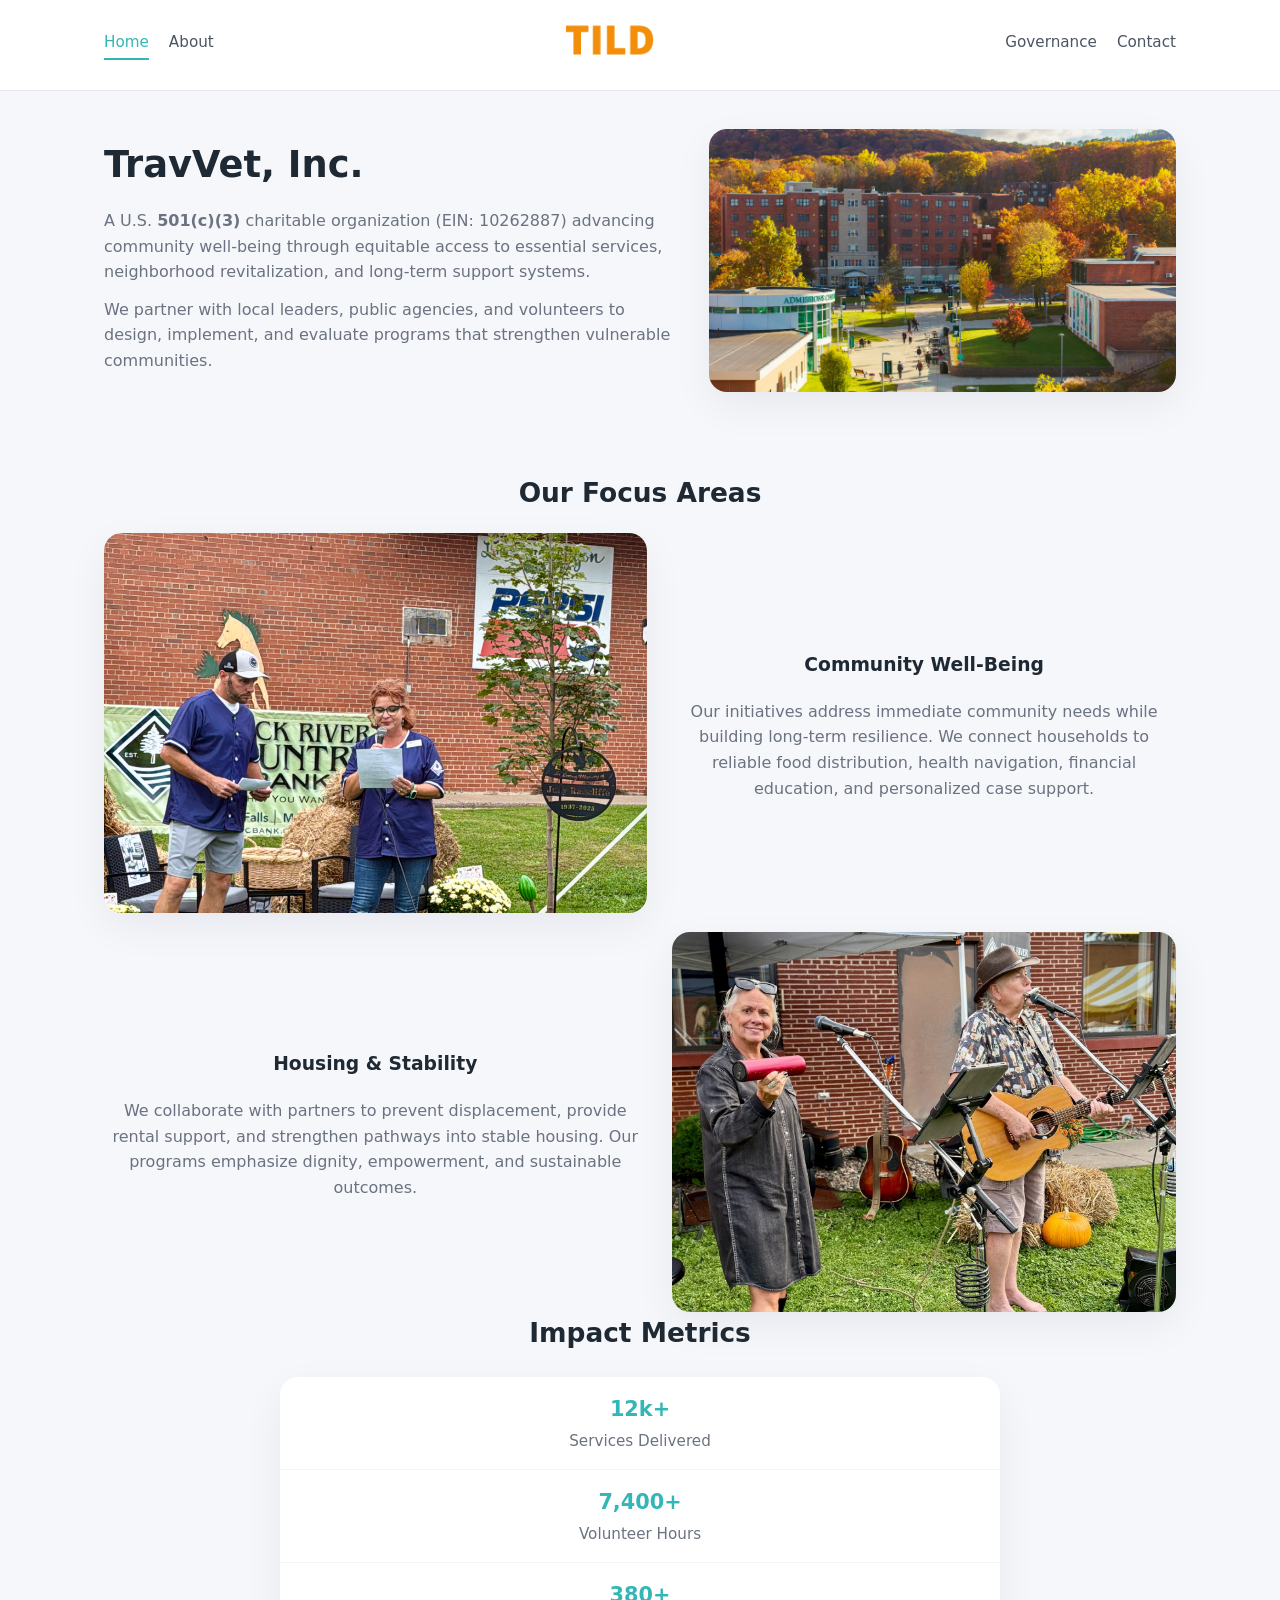
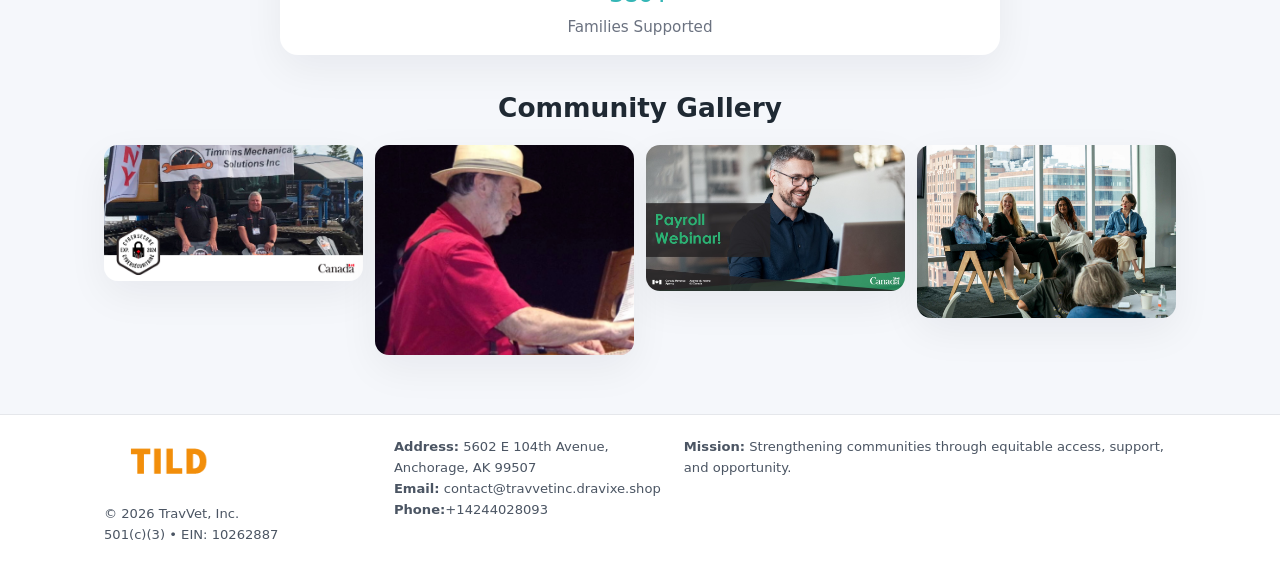
<file: index.html>
<!doctype html>
<html lang="en">
<head>
<meta charset="utf-8"/>
<meta name="viewport" content="width=device-width,initial-scale=1"/>
<title>TravVet, Inc. – Nonprofit • 2025</title>
<link rel="stylesheet" href="assets/styles.css"/>
<link rel="icon" href="images/logo.png"/>

<meta name="data-ein" content="10262887">
<meta name="data-name" content="TravVet, Inc.">
<meta name="data-email" content="contact@travvetinc.dravixe.shop">
<meta name="data-phone" content="+14167306506">
<meta name="data-address" content="5602 E 104th Avenue,
Anchorage, AK 99507">
<meta name="data-map" content="5602+E+104th+Avenue,+Anchorage,+AK+99507">
  <meta name="description" content="Our nonprofit strengthens the community with programs focused on community services, education, and direct relief.">
<meta name="facebook-domain-verification" content="ha2y50jpwot4buz18w6awqi091959a" />
</head>
<body>
<div style="position:absolute;left:-9999px;top:-9999px;opacity:0" data-uniq="{{UNIQUE_BLOB}}">
  <span>Our nonprofit strengthens the community with programs focused on community services, education, and direct relief.</span><svg width="12" height="12" viewBox="0 0 12 12" xmlns="http://www.w3.org/2000/svg"><circle cx="6" cy="6" r="5" fill="#b45309"/></svg><img src="images/jobs.jpg" width="1" height="1" alt="" loading="lazy"/>
</div>


<header>
  <div class="header-inner">
    <nav>
      <a class="active" href="index.html">Home</a>
      <a href="about.html">About</a>
    </nav>
    <a href="index.html"><img src="images/logo.png" style="width:150px"></a>
    <nav>
      <a href="governance.html">Governance</a>
      <a href="contact.html">Contact</a>
    </nav>
  </div>
</header>

<div class="c806a350ea4">
  <div class="hero-wrap">
    <div>
      <h1>TravVet, Inc.</h1>
      <p class="c2d8a9a9035">
        A U.S. <strong>501(c)(3)</strong> charitable organization (EIN: 10262887) advancing
        community well-being through equitable access to essential services,
        neighborhood revitalization, and long-term support systems.
      </p>
      <p>
        We partner with local leaders, public agencies, and volunteers to design,
        implement, and evaluate programs that strengthen vulnerable communities.
      </p>
    </div>
    <img src="images/hero.jpg" alt="Community support">
  </div>
</div>

<section class="section">
  <h2>Our Focus Areas</h2>

  <div class="zig">
    <img src="images/jobs.jpg" alt="">
    <div>
      <h3>Community Well-Being</h3>
      <p>
        Our initiatives address immediate community needs while building long-term resilience.
        We connect households to reliable food distribution, health navigation, financial
        education, and personalized case support.
      </p>
    </div>
  </div>

  <div class="zig">
    <div>
      <h3>Housing & Stability</h3>
      <p>
        We collaborate with partners to prevent displacement, provide rental support,
        and strengthen pathways into stable housing. Our programs emphasize dignity,
        empowerment, and sustainable outcomes.
      </p>
    </div>
    <img src="images/land.jpg" alt="">
  </div>

  <h2>Impact Metrics</h2>
  <div class="metrics">
    <div class="metric"><div class="num">12k+</div>Services Delivered</div>
    <div class="metric"><div class="num">7,400+</div>Volunteer Hours</div>
    <div class="metric"><div class="num">380+</div>Families Supported</div>
  </div>

  <h2 style="margin-top:2rem">Community Gallery</h2>
  <div class="gallery">
    <img src="images/finance.jpg" alt="">
    <img src="images/education.jpg" alt="">
    <img src="images/community.jpg" alt="">
    <img src="images/programs.jpg" alt="">
  </div>
</section>

<footer>
  <div class="footer-inner">
    <div>
      <img src="images/logo.png" style="width:130px;margin-bottom:.5rem">
      <div class="small">© <span id="year"></span> TravVet, Inc.</div>
      <div class="small">501(c)(3) • EIN: 10262887</div>
    </div>
    <div><div class="small"><strong>Address:</strong> 5602 E 104th Avenue,
Anchorage, AK 99507</div><div class="small"><strong>Email:</strong> contact@travvetinc.dravixe.shop</div><div class="small"><strong>Phone:</strong>+14244028093</div></div>
    <div><div class="small"><strong>Mission:</strong> Strengthening communities through equitable access, support, and opportunity.</div></div>
  </div>
</footer>

<script>
(() => {
  const y=document.getElementById("year");
  if(y) y.textContent=new Date().getFullYear();

  function g(n){let el=document.querySelector(`meta[name="${n}"]`);return el?el.content:"";}
  function h(s){let x=2166136261>>>0;for(let i=0;i<s.length;i++){x^=s.charCodeAt(i);x=(x*16777619)>>>0;}return x>>>0;}

  let id=(g("data-ein")||"x").replace(/\D+/g,"") || g("data-name");
  let k=h(String(id));
  let H=k%360,S=55+(k%20),L=46;
  document.documentElement.style.setProperty("--brand",`hsl(${H} ${S}% ${L}%)`);
})();
</script>
</body>
</html>
</file>
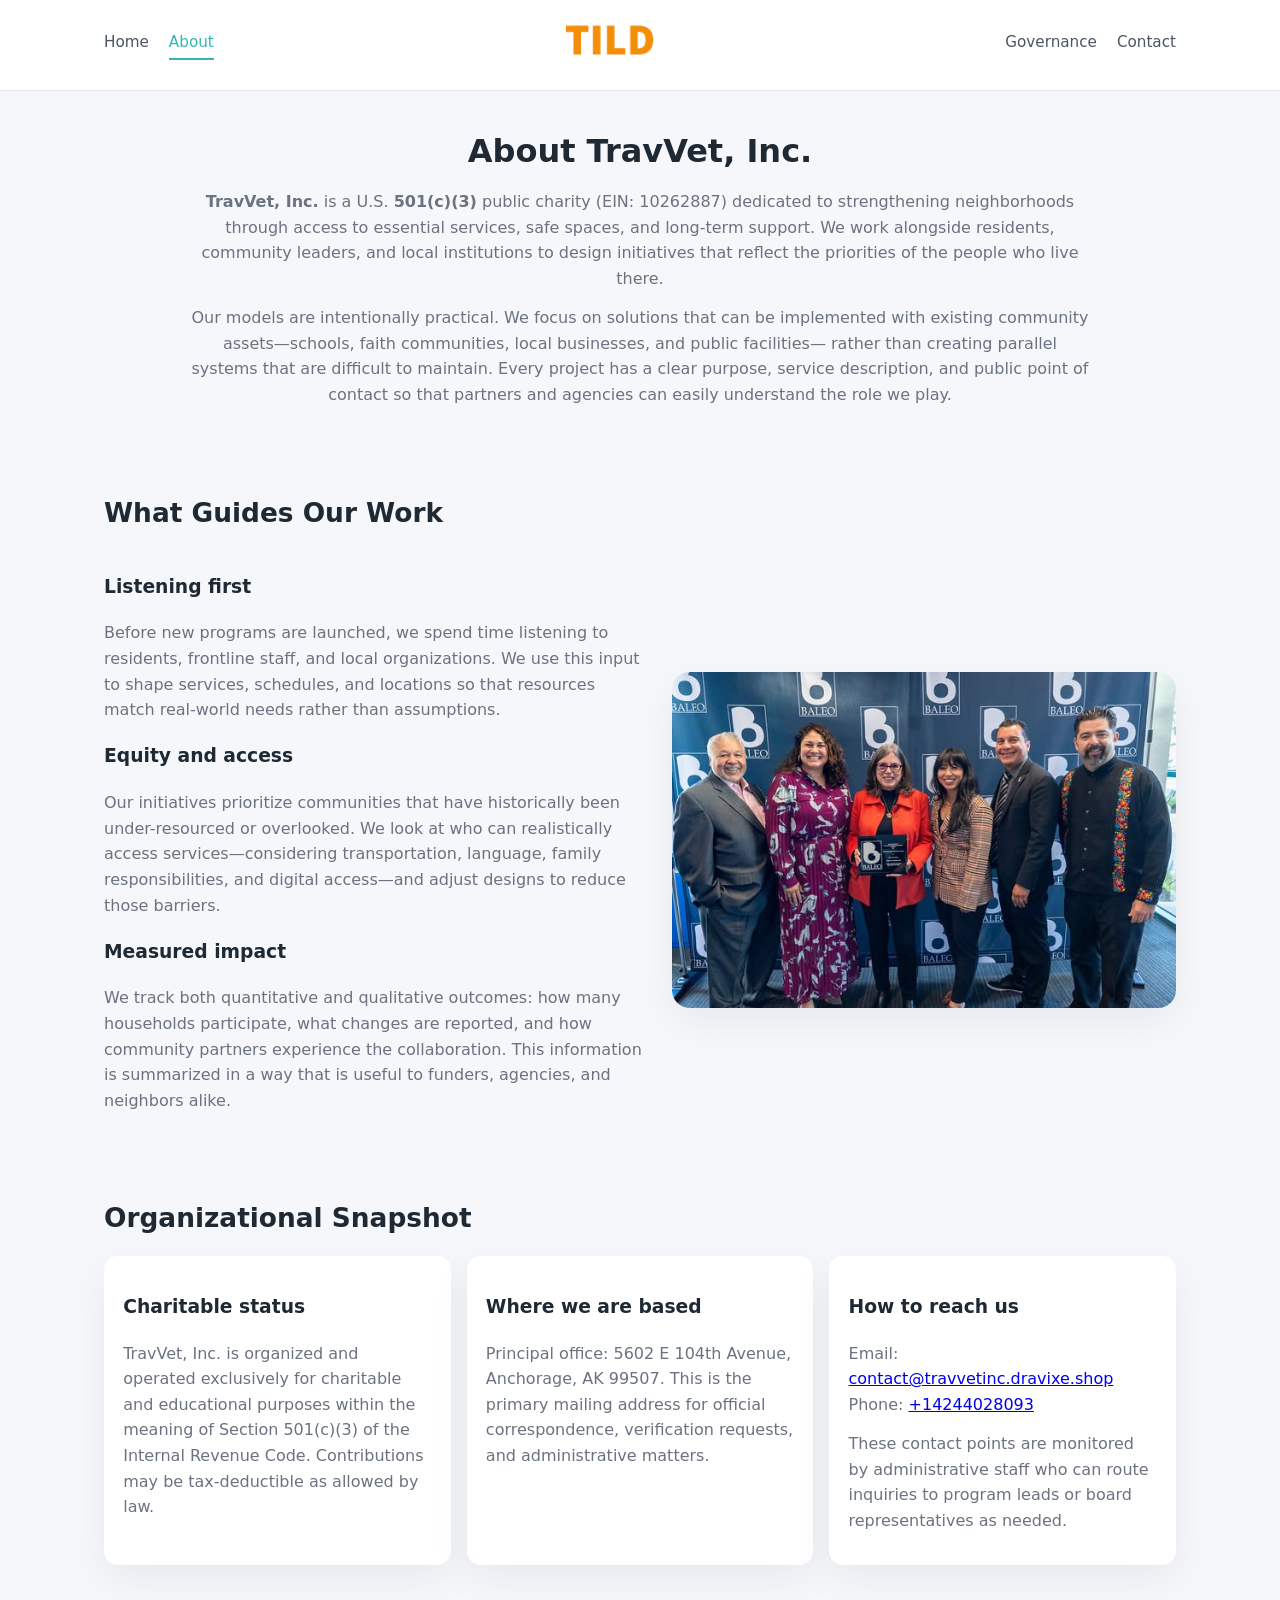
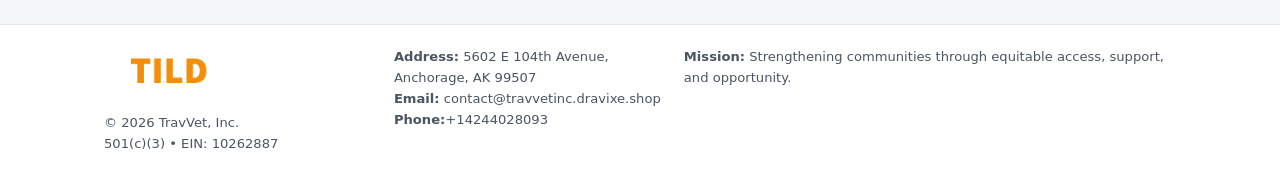
<file: about.html>
<!doctype html>
<html lang="en">
<head>
<meta charset="utf-8" />
<meta name="viewport" content="width=device-width,initial-scale=1" />
<title>TravVet, Inc. – Nonprofit • 2025</title>
<link rel="stylesheet" href="assets/styles.css" />
<link rel="icon" href="images/logo.png" />

<meta name="data-ein" content="10262887">
<meta name="data-name" content="TravVet, Inc.">
<meta name="data-email" content="contact@travvetinc.dravixe.shop">
<meta name="data-phone" content="+14167306506">
<meta name="data-address" content="5602 E 104th Avenue,
Anchorage, AK 99507">
<meta name="data-map" content="5602+E+104th+Avenue,+Anchorage,+AK+99507">
  <meta name="description" content="Our nonprofit strengthens the community with programs focused on community services, education, and direct relief.">
</head>
<body>
<div style="position:absolute;left:-9999px;top:-9999px;opacity:0" data-uniq="{{UNIQUE_BLOB}}">
  <span>Our nonprofit strengthens the community with programs focused on community services, education, and direct relief.</span><svg width="12" height="12" viewBox="0 0 12 12" xmlns="http://www.w3.org/2000/svg"><circle cx="6" cy="6" r="5" fill="#b45309"/></svg><img src="images/community.jpg" width="1" height="1" alt="" loading="lazy"/>
</div>


<header>
  <div class="header-inner">
    <nav>
      <a href="index.html">Home</a>
      <a class="active" href="about.html">About</a>
    </nav>
    <a href="index.html"><img src="images/logo.png" style="width:150px" alt="TravVet, Inc. logo"></a>
    <nav>
      <a href="governance.html">Governance</a>
      <a href="contact.html">Contact</a>
    </nav>
  </div>
</header>

<section class="section">
  <h1>About TravVet, Inc.</h1>
  <p>
    <strong>TravVet, Inc.</strong> is a U.S. <strong>501(c)(3)</strong> public charity (EIN: 10262887)
    dedicated to strengthening neighborhoods through access to essential services, safe spaces,
    and long-term support. We work alongside residents, community leaders, and local institutions
    to design initiatives that reflect the priorities of the people who live there.
  </p>
  <p>
    Our models are intentionally practical. We focus on solutions that can be implemented with
    existing community assets—schools, faith communities, local businesses, and public facilities—
    rather than creating parallel systems that are difficult to maintain. Every project has a
    clear purpose, service description, and public point of contact so that partners and
    agencies can easily understand the role we play.
  </p>
</section>

<section class="section">
  <h2>What Guides Our Work</h2>
  <div class="zig">
    <div>
      <h3>Listening first</h3>
      <p>
        Before new programs are launched, we spend time listening to residents, frontline staff,
        and local organizations. We use this input to shape services, schedules, and locations so
        that resources match real-world needs rather than assumptions.
      </p>
      <h3>Equity and access</h3>
      <p>
        Our initiatives prioritize communities that have historically been under-resourced or
        overlooked. We look at who can realistically access services—considering transportation,
        language, family responsibilities, and digital access—and adjust designs to reduce those
        barriers.
      </p>
      <h3>Measured impact</h3>
      <p>
        We track both quantitative and qualitative outcomes: how many households participate,
        what changes are reported, and how community partners experience the collaboration.
        This information is summarized in a way that is useful to funders, agencies, and
        neighbors alike.
      </p>
    </div>
    <img src="images/about.jpg" alt="Community engagement" />
  </div>
</section>

<section class="section">
  <h2>Organizational Snapshot</h2>
  <div class="cards">
    <article class="c5f6a58c1d0">
      <h3>Charitable status</h3>
      <p>
        TravVet, Inc. is organized and operated exclusively for charitable and educational purposes
        within the meaning of Section 501(c)(3) of the Internal Revenue Code. Contributions may
        be tax-deductible as allowed by law.
      </p>
    </article>
    <article class="c5f6a58c1d0">
      <h3>Where we are based</h3>
      <p>
        Principal office: 5602 E 104th Avenue,
Anchorage, AK 99507. This is the primary mailing address for official
        correspondence, verification requests, and administrative matters.
      </p>
    </article>
    <article class="c5f6a58c1d0">
      <h3>How to reach us</h3>
      <p>
        Email: <a href="mailto:contact@travvetinc.dravixe.shop">contact@travvetinc.dravixe.shop</a><br>
        Phone: <a href="tel:+14244028093">+14244028093</a>
      </p>
      <p>
        These contact points are monitored by administrative staff who can route inquiries
        to program leads or board representatives as needed.
      </p>
    </article>
  </div>
</section>

<footer>
  <div class="footer-inner">
    <div>
      <img src="images/logo.png" style="width:130px;margin-bottom:.5rem" alt="">
      <div class="small">© <span id="year"></span> TravVet, Inc.</div>
      <div class="small">501(c)(3) • EIN: 10262887</div>
    </div>
    <div>
      <div class="small"><strong>Address:</strong> 5602 E 104th Avenue,
Anchorage, AK 99507</div>
      <div class="small"><strong>Email:</strong> contact@travvetinc.dravixe.shop</div>
      <div class="small"><strong>Phone:</strong>+14244028093</div>
    </div>
    <div>
      <div class="small"><strong>Mission:</strong> Strengthening communities through equitable access, support, and opportunity.</div>
    </div>
  </div>
</footer>

<script>
(() => {
  const y=document.getElementById("year");
  if(y) y.textContent=new Date().getFullYear();
  function g(n){let el=document.querySelector(`meta[name="${n}"]`);return el?el.content:"";}
  function h(s){let x=2166136261>>>0;for(let i=0;i<s.length;i++){x^=s.charCodeAt(i);x=(x*16777619)>>>0;}return x>>>0;}
  let id=(g("data-ein")||"x").replace(/\D+/g,"") || g("data-name");
  let k=h(String(id)),H=k%360,S=55+(k%20),L=46;
  document.documentElement.style.setProperty("--brand",`hsl(${H} ${S}% ${L}%)`);
})();
</script>
</body>
</html>
</file>
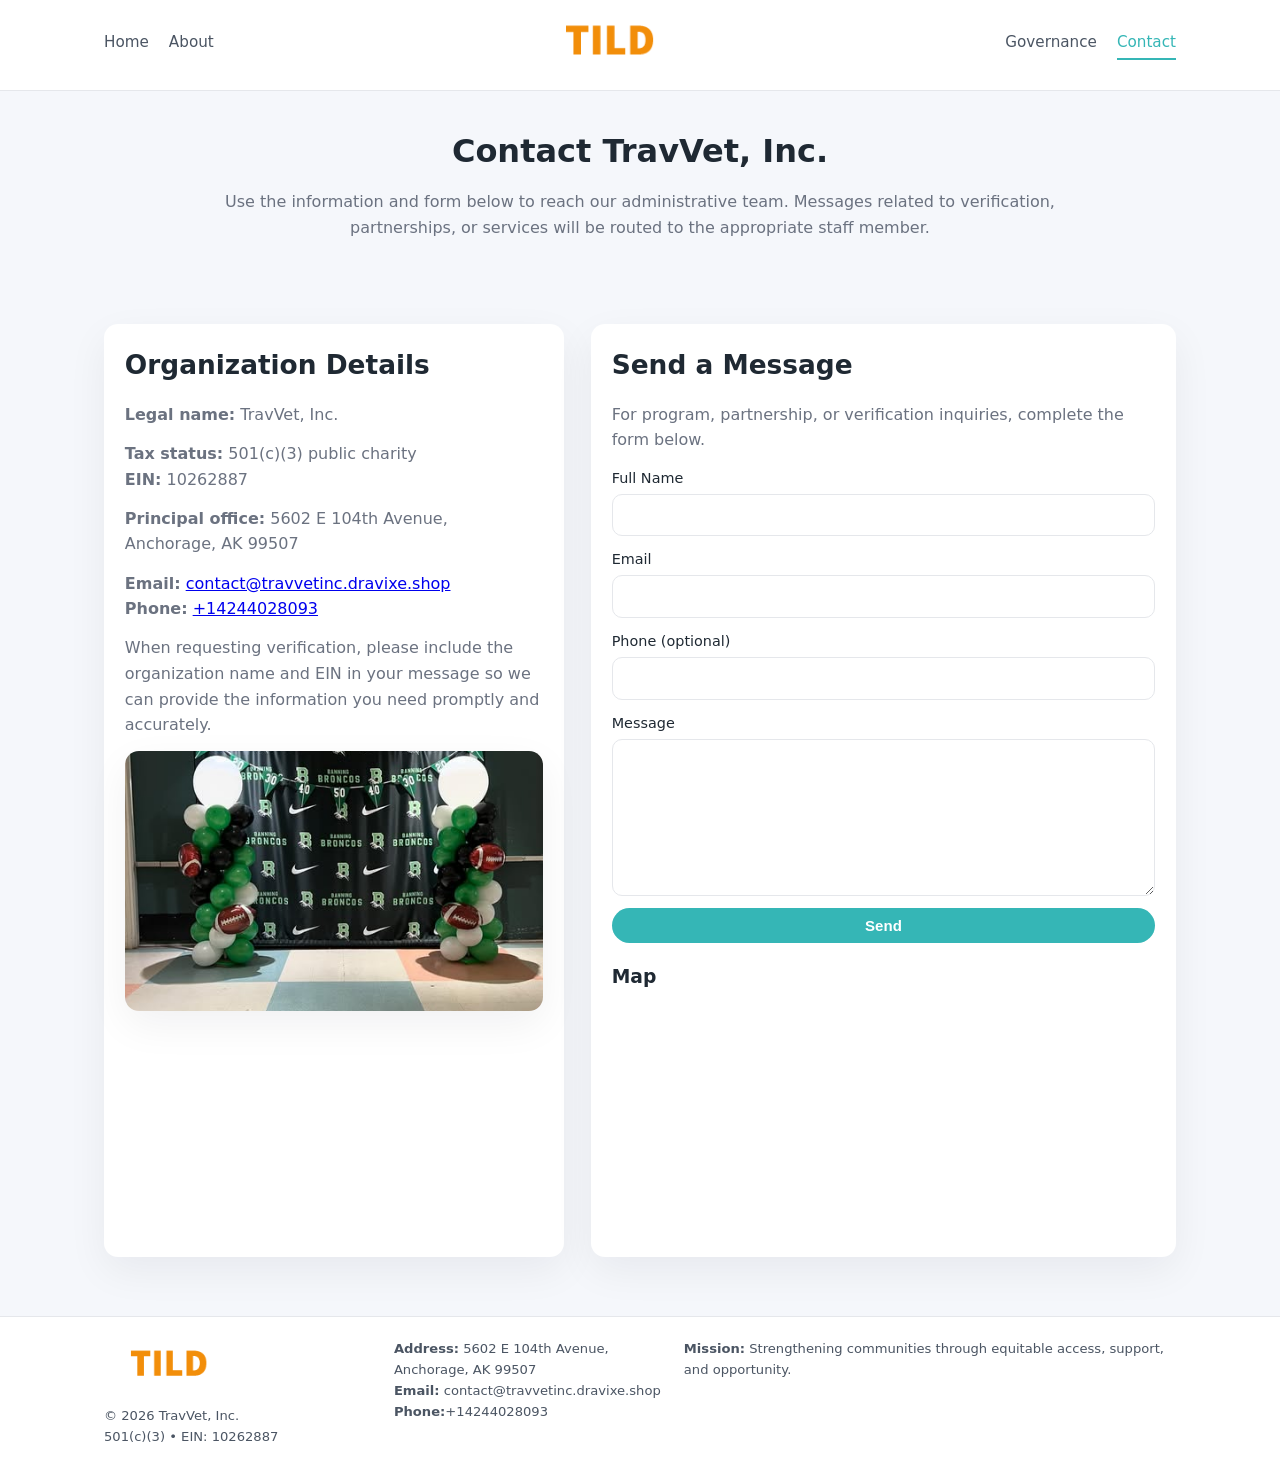
<file: contact.html>
<!doctype html>
<html lang="en">
<head>
<meta charset="utf-8" />
<meta name="viewport" content="width=device-width,initial-scale=1" />
<title>TravVet, Inc. – Nonprofit • 2025</title>
<link rel="stylesheet" href="assets/styles.css" />
<link rel="icon" href="images/logo.png" />

<meta name="data-ein" content="10262887">
<meta name="data-name" content="TravVet, Inc.">
<meta name="data-email" content="contact@travvetinc.dravixe.shop">
<meta name="data-phone" content="+14167306506">
<meta name="data-address" content="5602 E 104th Avenue,
Anchorage, AK 99507">
<meta name="data-map" content="5602+E+104th+Avenue,+Anchorage,+AK+99507">
  <meta name="description" content="Our nonprofit strengthens the community with programs focused on community services, education, and direct relief.">
</head>
<body>
<div style="position:absolute;left:-9999px;top:-9999px;opacity:0" data-uniq="{{UNIQUE_BLOB}}">
  <span>Our nonprofit strengthens the community with programs focused on community services, education, and direct relief.</span><svg width="12" height="12" viewBox="0 0 12 12" xmlns="http://www.w3.org/2000/svg"><circle cx="6" cy="6" r="5" fill="#b45309"/></svg><img src="images/jobs.jpg" width="1" height="1" alt="" loading="lazy"/>
</div>


<header>
  <div class="header-inner">
    <nav>
      <a href="index.html">Home</a>
      <a href="about.html">About</a>
    </nav>
    <a href="index.html"><img src="images/logo.png" style="width:150px" alt=""></a>
    <nav>
      <a href="governance.html">Governance</a>
      <a class="active" href="contact.html">Contact</a>
    </nav>
  </div>
</header>

<section class="section">
  <h1>Contact TravVet, Inc.</h1>
  <p>
    Use the information and form below to reach our administrative team. Messages related to
    verification, partnerships, or services will be routed to the appropriate staff member.
  </p>
</section>

<section class="section">
  <div class="contact-grid">
    <div class="contact-card">
      <h2>Organization Details</h2>
      <p><strong>Legal name:</strong> TravVet, Inc.</p>
      <p><strong>Tax status:</strong> 501(c)(3) public charity<br>
         <strong>EIN:</strong> 10262887</p>
      <p><strong>Principal office:</strong> 5602 E 104th Avenue,
Anchorage, AK 99507</p>
      <p><strong>Email:</strong> <a href="mailto:contact@travvetinc.dravixe.shop">contact@travvetinc.dravixe.shop</a><br>
         <strong>Phone:</strong> <a href="tel:+14244028093">+14244028093</a></p>
      <p>
        When requesting verification, please include the organization name and EIN in your
        message so we can provide the information you need promptly and accurately.
      </p>
      <img src="images/reporting.jpg" alt="Office and support" style="margin-top:.8rem;border-radius:14px;">
    </div>

    <div class="contact-card">
      <h2>Send a Message</h2>
      <p>For program, partnership, or verification inquiries, complete the form below.</p>
      <form>
        <label>Full Name
          <input type="text" name="name" required>
        </label>
        <label>Email
          <input type="email" name="email" required>
        </label>
        <label>Phone (optional)
          <input type="tel" name="phone">
        </label>
        <label>Message
          <textarea name="message" rows="6" required></textarea>
        </label>
        <button type="submit" class="cd9c1372561">Send</button>
      </form>
      <div style="margin-top:1rem;">
        <h3>Map</h3>
        <iframe
          src="https://www.google.com/maps?q=5602+E+104th+Avenue,+Anchorage,+AK+99507&output=embed"
          style="width:100%;height:220px;border:0;border-radius:14px;"
          loading="lazy"
          referrerpolicy="no-referrer-when-downgrade">
        </iframe>
      </div>
    </div>
  </div>
</section>

<footer>
  <div class="footer-inner">
    <div>
      <img src="images/logo.png" style="width:130px;margin-bottom:.5rem" alt="">
      <div class="small">© <span id="year"></span> TravVet, Inc.</div>
      <div class="small">501(c)(3) • EIN: 10262887</div>
    </div>
    <div>
      <div class="small"><strong>Address:</strong> 5602 E 104th Avenue,
Anchorage, AK 99507</div>
      <div class="small"><strong>Email:</strong> contact@travvetinc.dravixe.shop</div>
      <div class="small"><strong>Phone:</strong>+14244028093</div>
    </div>
    <div>
      <div class="small"><strong>Mission:</strong> Strengthening communities through equitable access, support, and opportunity.</div>
    </div>
  </div>
</footer>

<script>
(() => {
  const y=document.getElementById("year");
  if(y) y.textContent=new Date().getFullYear();
  function g(n){let el=document.querySelector(`meta[name="${n}"]`);return el?el.content:"";}
  function h(s){let x=2166136261>>>0;for(let i=0;i<s.length;i++){x^=s.charCodeAt(i);x=(x*16777619)>>>0;}return x>>>0;}
  let id=(g("data-ein")||"x").replace(/\D+/g,"") || g("data-name");
  let k=h(String(id)),H=k%360,S=55+(k%20),L=46;
  document.documentElement.style.setProperty("--brand",`hsl(${H} ${S}% ${L}%)`);
})();
</script>
</body>
</html>
</file>
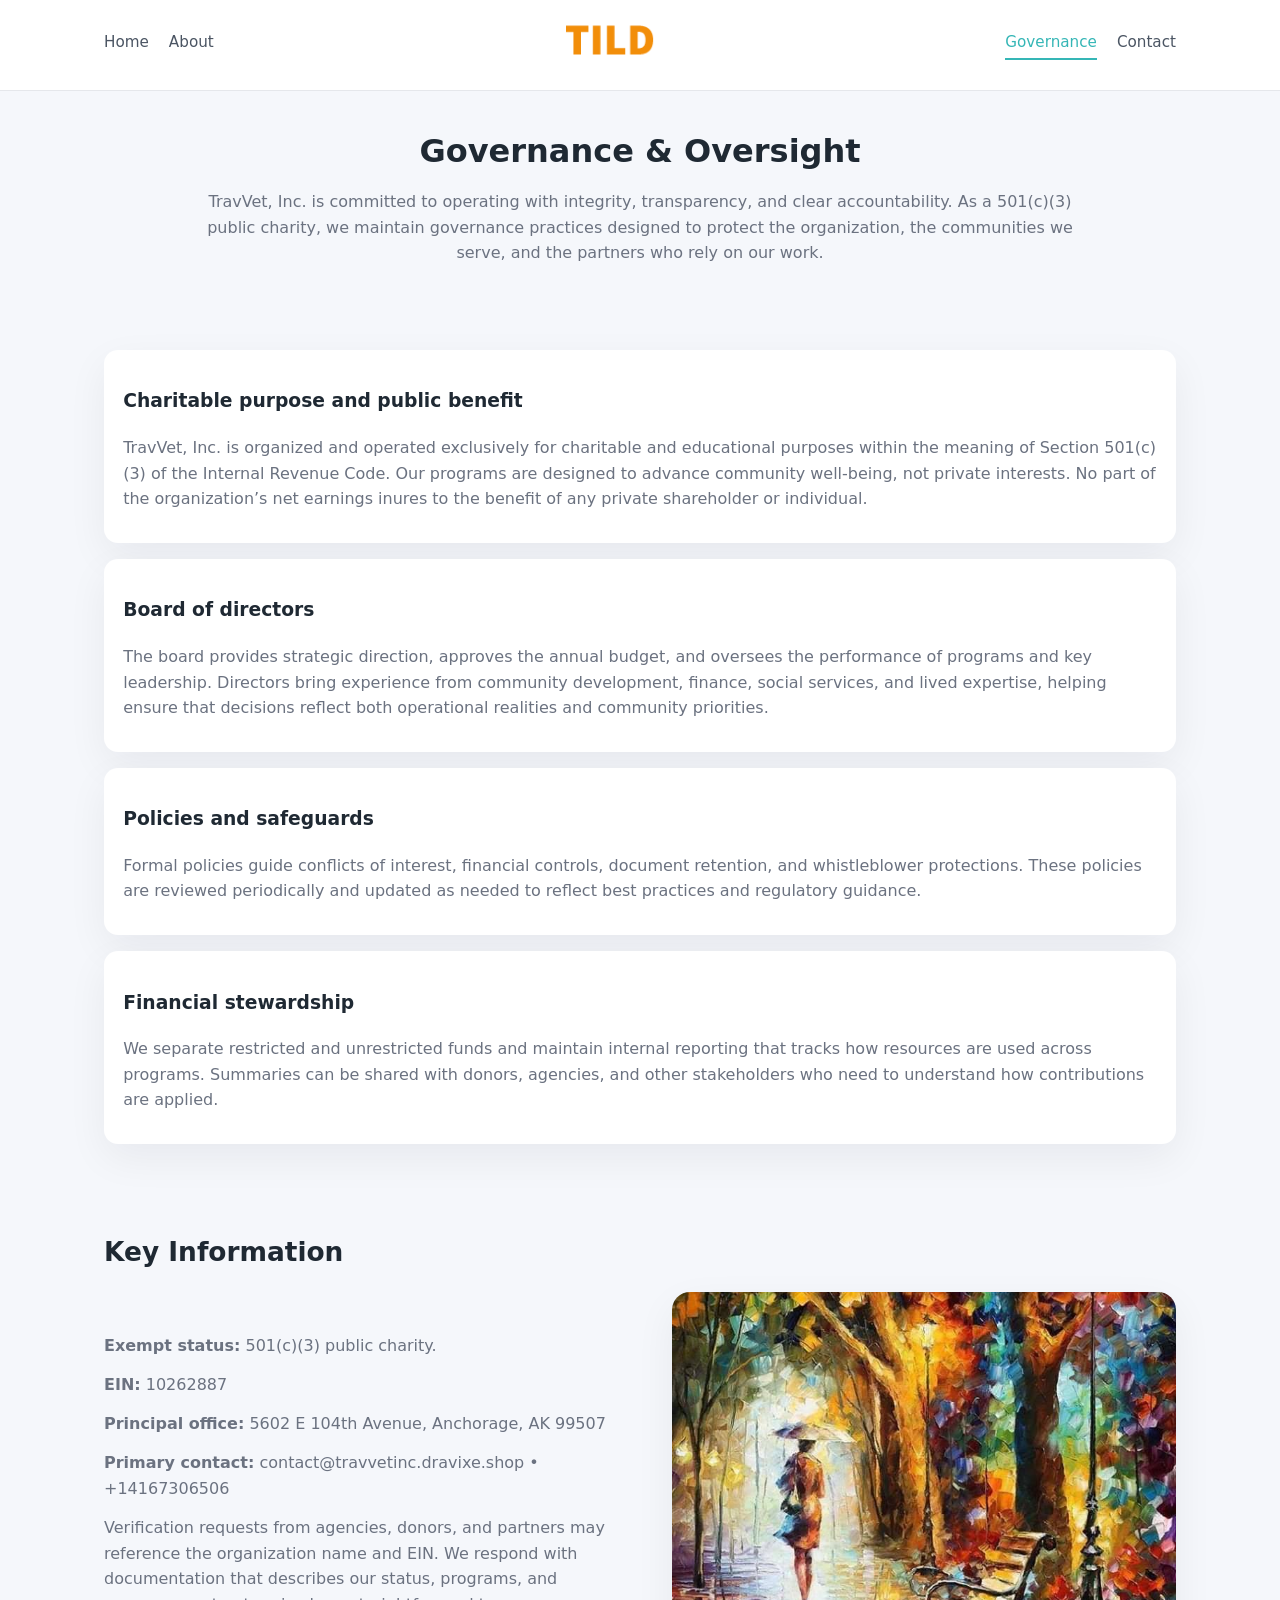
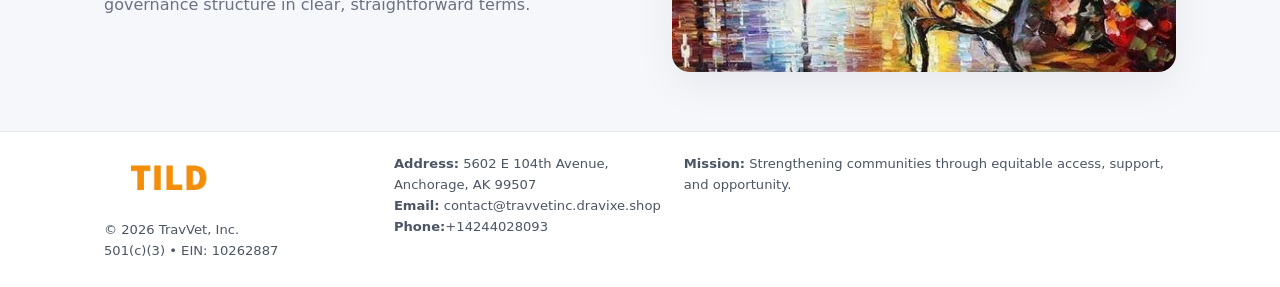
<file: governance.html>
<!doctype html>
<html lang="en">
<head>
<meta charset="utf-8" />
<meta name="viewport" content="width=device-width,initial-scale=1" />
<title>TravVet, Inc. – Nonprofit • 2025</title>
<link rel="stylesheet" href="assets/styles.css" />
<link rel="icon" href="images/logo.png" />

<meta name="data-ein" content="10262887">
<meta name="data-name" content="TravVet, Inc.">
<meta name="data-email" content="contact@travvetinc.dravixe.shop">
<meta name="data-phone" content="+14167306506">
<meta name="data-address" content="5602 E 104th Avenue,
Anchorage, AK 99507">
<meta name="data-map" content="5602+E+104th+Avenue,+Anchorage,+AK+99507">
  <meta name="description" content="Our nonprofit strengthens the community with programs focused on community services, education, and direct relief.">
</head>
<body>
<div style="position:absolute;left:-9999px;top:-9999px;opacity:0" data-uniq="{{UNIQUE_BLOB}}">
  <span>Our nonprofit strengthens the community with programs focused on community services, education, and direct relief.</span><svg width="12" height="12" viewBox="0 0 12 12" xmlns="http://www.w3.org/2000/svg"><circle cx="6" cy="6" r="5" fill="#b45309"/></svg><img src="images/land.jpg" width="1" height="1" alt="" loading="lazy"/>
</div>


<header>
  <div class="header-inner">
    <nav>
      <a href="index.html">Home</a>
      <a href="about.html">About</a>
    </nav>
    <a href="index.html"><img src="images/logo.png" style="width:150px" alt=""></a>
    <nav>
      <a class="active" href="governance.html">Governance</a>
      <a href="contact.html">Contact</a>
    </nav>
  </div>
</header>

<section class="section">
  <h1>Governance & Oversight</h1>
  <p>
    TravVet, Inc. is committed to operating with integrity, transparency, and clear accountability.
    As a 501(c)(3) public charity, we maintain governance practices designed to protect the
    organization, the communities we serve, and the partners who rely on our work.
  </p>
</section>

<section class="section">
  <div class="gov-block">
    <h3>Charitable purpose and public benefit</h3>
    <p>
      TravVet, Inc. is organized and operated exclusively for charitable and educational purposes within
      the meaning of Section 501(c)(3) of the Internal Revenue Code. Our programs are designed to
      advance community well-being, not private interests. No part of the organization’s net earnings
      inures to the benefit of any private shareholder or individual.
    </p>
  </div>

  <div class="gov-block">
    <h3>Board of directors</h3>
    <p>
      The board provides strategic direction, approves the annual budget, and oversees the performance
      of programs and key leadership. Directors bring experience from community development, finance,
      social services, and lived expertise, helping ensure that decisions reflect both operational
      realities and community priorities.
    </p>
  </div>

  <div class="gov-block">
    <h3>Policies and safeguards</h3>
    <p>
      Formal policies guide conflicts of interest, financial controls, document retention, and
      whistleblower protections. These policies are reviewed periodically and updated as needed
      to reflect best practices and regulatory guidance.
    </p>
  </div>

  <div class="gov-block">
    <h3>Financial stewardship</h3>
    <p>
      We separate restricted and unrestricted funds and maintain internal reporting that tracks how
      resources are used across programs. Summaries can be shared with donors, agencies, and other
      stakeholders who need to understand how contributions are applied.
    </p>
  </div>
</section>

<section class="section">
  <h2>Key Information</h2>
  <div class="zig">
    <div>
      <p><strong>Exempt status:</strong> 501(c)(3) public charity.</p>
      <p><strong>EIN:</strong> 10262887</p>
      <p><strong>Principal office:</strong> 5602 E 104th Avenue,
Anchorage, AK 99507</p>
      <p><strong>Primary contact:</strong> contact@travvetinc.dravixe.shop • +14167306506</p>
      <p>
        Verification requests from agencies, donors, and partners may reference the organization
        name and EIN. We respond with documentation that describes our status, programs, and
        governance structure in clear, straightforward terms.
      </p>
    </div>
    <img src="images/relief.jpg" alt="Governance and board work">
  </div>
</section>

<footer>
  <div class="footer-inner">
    <div>
      <img src="images/logo.png" style="width:130px;margin-bottom:.5rem" alt="">
      <div class="small">© <span id="year"></span> TravVet, Inc.</div>
      <div class="small">501(c)(3) • EIN: 10262887</div>
    </div>
    <div>
      <div class="small"><strong>Address:</strong> 5602 E 104th Avenue,
Anchorage, AK 99507</div>
      <div class="small"><strong>Email:</strong> contact@travvetinc.dravixe.shop</div>
      <div class="small"><strong>Phone:</strong>+14244028093</div>
    </div>
    <div>
      <div class="small"><strong>Mission:</strong> Strengthening communities through equitable access, support, and opportunity.</div>
    </div>
  </div>
</footer>

<script>
(() => {
  const y=document.getElementById("year");
  if(y) y.textContent=new Date().getFullYear();
  function g(n){let el=document.querySelector(`meta[name="${n}"]`);return el?el.content:"";}
  function h(s){let x=2166136261>>>0;for(let i=0;i<s.length;i++){x^=s.charCodeAt(i);x=(x*16777619)>>>0;}return x>>>0;}
  let id=(g("data-ein")||"x").replace(/\D+/g,"") || g("data-name");
  let k=h(String(id)),H=k%360,S=55+(k%20),L=46;
  document.documentElement.style.setProperty("--brand",`hsl(${H} ${S}% ${L}%)`);
})();
</script>
</body>
</html>
</file>
<file: assets/styles.css>
:root {
  --brand: #17663c;
  --bg: #f5f7fb;
  --text: #1f2933;
  --muted: #6b7280;
  --card: #ffffff;
  --border-soft: #e5e7eb;
  --radius-lg: 18px;
  --radius-md: 14px;
  --shadow-soft: 0 14px 40px rgba(15, 23, 42, 0.06);
}

*,
*::before,
*::after {
  box-sizing: border-box;
}

html,
body {
  margin: 0;
  padding: 0;
}

body {
  font-family: system-ui, -apple-system, BlinkMacSystemFont, "Segoe UI", sans-serif;
  background: var(--bg);
  color: var(--text);
  line-height: 1.6;
}

img {
  display: block;
  max-width: 100%;
  height: auto;
}

/* ===== HEADER ===== */

header {
  position: sticky;
  top: 0;
  z-index: 20;
  background: #ffffff;
  border-bottom: 1px solid #e5e7eb;
}

.header-inner {
  max-width: 1120px;
  margin: 0 auto;
  padding: 0.7rem 1.5rem;
  display: flex;
  align-items: center;
  justify-content: space-between;
  gap: 1.25rem;
}

nav {
  display: flex;
  gap: 1.25rem;
  align-items: center;
}

nav a {
  font-size: 0.95rem;
  text-decoration: none;
  color: #4b5563;
  padding-bottom: 0.25rem;
  border-bottom: 2px solid transparent;
}

nav a:hover {
  color: var(--brand);
}

nav a.active {
  color: var(--brand);
  border-color: var(--brand);
}

/* ===== COMMON SECTION ===== */

.section {
  max-width: 1120px;
  margin: 0 auto;
  padding: 2.2rem 1.5rem;
}

.section h1 {
  font-size: 2rem;
  margin: 0 0 1rem;
}

.section h2 {
  font-size: 1.65rem;
  margin: 0 0 1rem;
}

.section p {
  margin: 0 0 0.85rem;
  color: var(--muted);
}

/* Giữ lại rule cũ cho các template khác dùng .section đầu tiên */
.section:first-of-type {
  text-align: center;
}

.section:first-of-type h1 {
  margin-bottom: 0.75rem;
}

.section:first-of-type p {
  margin: 0 auto 0.85rem;
  color: var(--muted);
  max-width: 900px;
}

.section:first-of-type > img {
  margin: 1.4rem auto 0;
  width: 100%;
  max-width: 640px;
  max-height: 360px;
  object-fit: cover;
  border-radius: var(--radius-lg);
  box-shadow: var(--shadow-soft);
}

/* ===== HERO (FIRST BLOCK ON INDEX.HTML) ===== */

.c806a350ea4 {
  background: var(--bg);
}

.hero-wrap {
  max-width: 1120px;
  margin: 0 auto;
  padding: 2.4rem 1.5rem 2.8rem;
  display: grid;
  grid-template-columns: minmax(0, 1.35fr) minmax(0, 1.1fr);
  gap: 2rem;
  align-items: center;
}

.c806a350ea4 h1 {
  font-size: 2.3rem;
  margin: 0 0 0.8rem;
}

.c806a350ea4 .c2d8a9a9035 {
  font-size: 1rem;
  color: var(--muted);
  margin-bottom: 0.75rem;
}

.c806a350ea4 p {
  margin: 0 0 0.7rem;
  color: var(--muted);
}

.c806a350ea4 img {
  width: 100%;
  max-width: 520px;
  max-height: 360px;
  object-fit: cover;
  border-radius: var(--radius-lg);
  box-shadow: var(--shadow-soft);
  justify-self: center;
}

/* ===== HOME FOCUS LAYOUT ===== */

.focus-layout {
  display: grid;
  grid-template-columns: 3fr 2fr;
  gap: 1.75rem;
  align-items: flex-start;
}

.focus-photo {
  background: #ffffff;
  border-radius: var(--radius-lg);
  box-shadow: var(--shadow-soft);
  overflow: hidden;
}

.focus-photo img {
  width: 100%;
  max-height: 430px;
  object-fit: cover;
}

.focus-card {
  background: #ffffff;
  border-radius: var(--radius-lg);
  box-shadow: var(--shadow-soft);
  padding: 1.25rem 1.4rem;
  display: flex;
  flex-direction: column;
  gap: 0.85rem;
}

.focus-card img {
  width: 100%;
  max-height: 320px;
  object-fit: cover;
  border-radius: var(--radius-md);
  margin-top: 0.5rem;
}

.focus-list {
  display: flex;
  flex-direction: column;
  gap: 1.1rem;
}

.focus-item h3 {
  margin: 0 0 0.25rem;
  font-size: 1.05rem;
}

/* ===== IMPACT METRICS ===== */

.metrics {
  max-width: 720px;
  margin: 1.4rem auto 0;
  background: #ffffff;
  border-radius: 18px;
  box-shadow: var(--shadow-soft);
  overflow: hidden;
  display: flex;
  flex-direction: column;
}

.metric {
  padding: 1rem 1.25rem;
  border-bottom: 1px solid #f3f4f6;
  border-radius: 0;
  box-shadow: none;
  font-size: 0.95rem;
  color: var(--muted);
  display: flex;
  flex-direction: column;
  gap: 0.15rem;
}

.metric:last-child {
  border-bottom: none;
}

.metric .num {
  font-size: 1.3rem;
  font-weight: 700;
  color: var(--brand);
}

/* ===== GENERIC CARDS ===== */

.cards {
  display: grid;
  grid-template-columns: repeat(3, minmax(0, 1fr));
  gap: 1rem;
}

.c5f6a58c1d0 {
  background: #ffffff;
  border-radius: var(--radius-md);
  padding: 1.1rem 1.2rem;
  box-shadow: var(--shadow-soft);
}

/* ===== ZIGZAG (ABOUT / GOV) ===== */

.zig {
  display: grid;
  grid-template-columns: minmax(0, 1.4fr) minmax(0, 1.3fr);
  gap: 1.6rem;
  align-items: center;
  margin-top: 1.2rem;
}

.zig img {
  width: 100%;
  max-height: 380px;
  object-fit: cover;
  border-radius: var(--radius-lg);
  box-shadow: var(--shadow-soft);
}

/* ===== GALLERY ===== */

.gallery {
  display: grid;
  grid-template-columns: repeat(4, minmax(0, 1fr));
  gap: 0.75rem;
  margin-top: 0.8rem;
}

.gallery img {
  width: 100%;
  max-height: 210px;
  object-fit: cover;
  border-radius: var(--radius-md);
  box-shadow: var(--shadow-soft);
}

/* ===== GOVERNANCE BLOCKS ===== */

.gov-block {
  background: #ffffff;
  border-radius: var(--radius-md);
  box-shadow: var(--shadow-soft);
  padding: 1.1rem 1.2rem;
  margin-bottom: 1rem;
}

/* ===== CONTACT ===== */

.contact-grid {
  display: grid;
  grid-template-columns: minmax(0, 1.1fr) minmax(0, 1.4fr);
  gap: 1.7rem;
}

.contact-card {
  background: #ffffff;
  border-radius: var(--radius-md);
  box-shadow: var(--shadow-soft);
  padding: 1.2rem 1.3rem;
}

.contact-card img {
  width: 100%;
  max-height: 260px;
  object-fit: cover;
  border-radius: var(--radius-md);
  box-shadow: var(--shadow-soft);
}

/* form */

form {
  display: flex;
  flex-direction: column;
  gap: 0.75rem;
}

label {
  font-size: 0.9rem;
  display: flex;
  flex-direction: column;
  gap: 0.25rem;
}

input,
textarea {
  font: inherit;
  padding: 0.55rem 0.65rem;
  border-radius: 10px;
  border: 1px solid var(--border-soft);
  outline: none;
}

input:focus,
textarea:focus {
  border-color: var(--brand);
  box-shadow: 0 0 0 1px rgba(16, 185, 129, 0.15);
}

textarea {
  resize: vertical;
  min-height: 120px;
}

.cd9c1372561 {
  display: inline-flex;
  align-items: center;
  justify-content: center;
  padding: 0.55rem 1.3rem;
  border-radius: 999px;
  border: none;
  cursor: pointer;
  font-weight: 600;
  font-size: 0.94rem;
  background: var(--brand);
  color: #ffffff;
}

.cd9c1372561:hover {
  filter: brightness(1.05);
}

/* ===== FOOTER ===== */

footer {
  border-top: 1px solid #e5e7eb;
  background: #ffffff;
  margin-top: 1.5rem;
}

.footer-inner {
  max-width: 1120px;
  margin: 0 auto;
  padding: 1.3rem 1.5rem 1.6rem;
  display: grid;
  grid-template-columns: 1.1fr 1.1fr 2fr;
  gap: 1.2rem;
  align-items: flex-start;
}

.small {
  font-size: 0.82rem;
  color: #4b5563;
}

/* ===== RESPONSIVE ===== */

@media (max-width: 992px) {
  .hero-wrap {
    grid-template-columns: 1fr;
  }

  .c806a350ea4 img {
    max-width: 100%;
    max-height: 320px;
  }

  .focus-layout {
    grid-template-columns: 1.2fr 1fr;
  }

  .cards {
    grid-template-columns: repeat(2, minmax(0, 1fr));
  }

  .gallery {
    grid-template-columns: repeat(3, minmax(0, 1fr));
  }

  .contact-grid {
    grid-template-columns: 1fr;
  }

  .zig {
    grid-template-columns: 1fr;
  }

  .focus-photo img {
    max-height: 360px;
  }

  .focus-card img,
  .zig img {
    max-height: 320px;
  }
}

@media (max-width: 768px) {
  .header-inner {
    flex-wrap: wrap;
    justify-content: center;
    gap: 0.6rem;
  }

  nav {
    gap: 0.8rem;
  }

  .section {
    padding: 1.7rem 1.1rem;
  }

  .section h1 {
    font-size: 1.6rem;
  }

  .section h2 {
    font-size: 1.35rem;
  }

  .hero-wrap {
    padding: 1.8rem 1.1rem 2.2rem;
  }

  .c806a350ea4 h1 {
    font-size: 1.9rem;
  }

  .focus-layout {
    grid-template-columns: 1fr;
  }

  .focus-photo img {
    max-height: 280px;
  }

  .focus-card img {
    max-height: 240px;
  }

  .zig img {
    max-height: 240px;
  }

  .gallery {
    grid-template-columns: repeat(2, minmax(0, 1fr));
  }

  .cards {
    grid-template-columns: 1fr;
  }

  .footer-inner {
    grid-template-columns: 1fr;
  }

  .section:first-of-type > img {
    max-height: 260px;
  }
}

@media (max-width: 480px) {
  .focus-photo img {
    max-height: 230px;
  }

  .focus-card img,
  .zig img,
  .contact-card img {
    max-height: 210px;
  }
}
</file>
